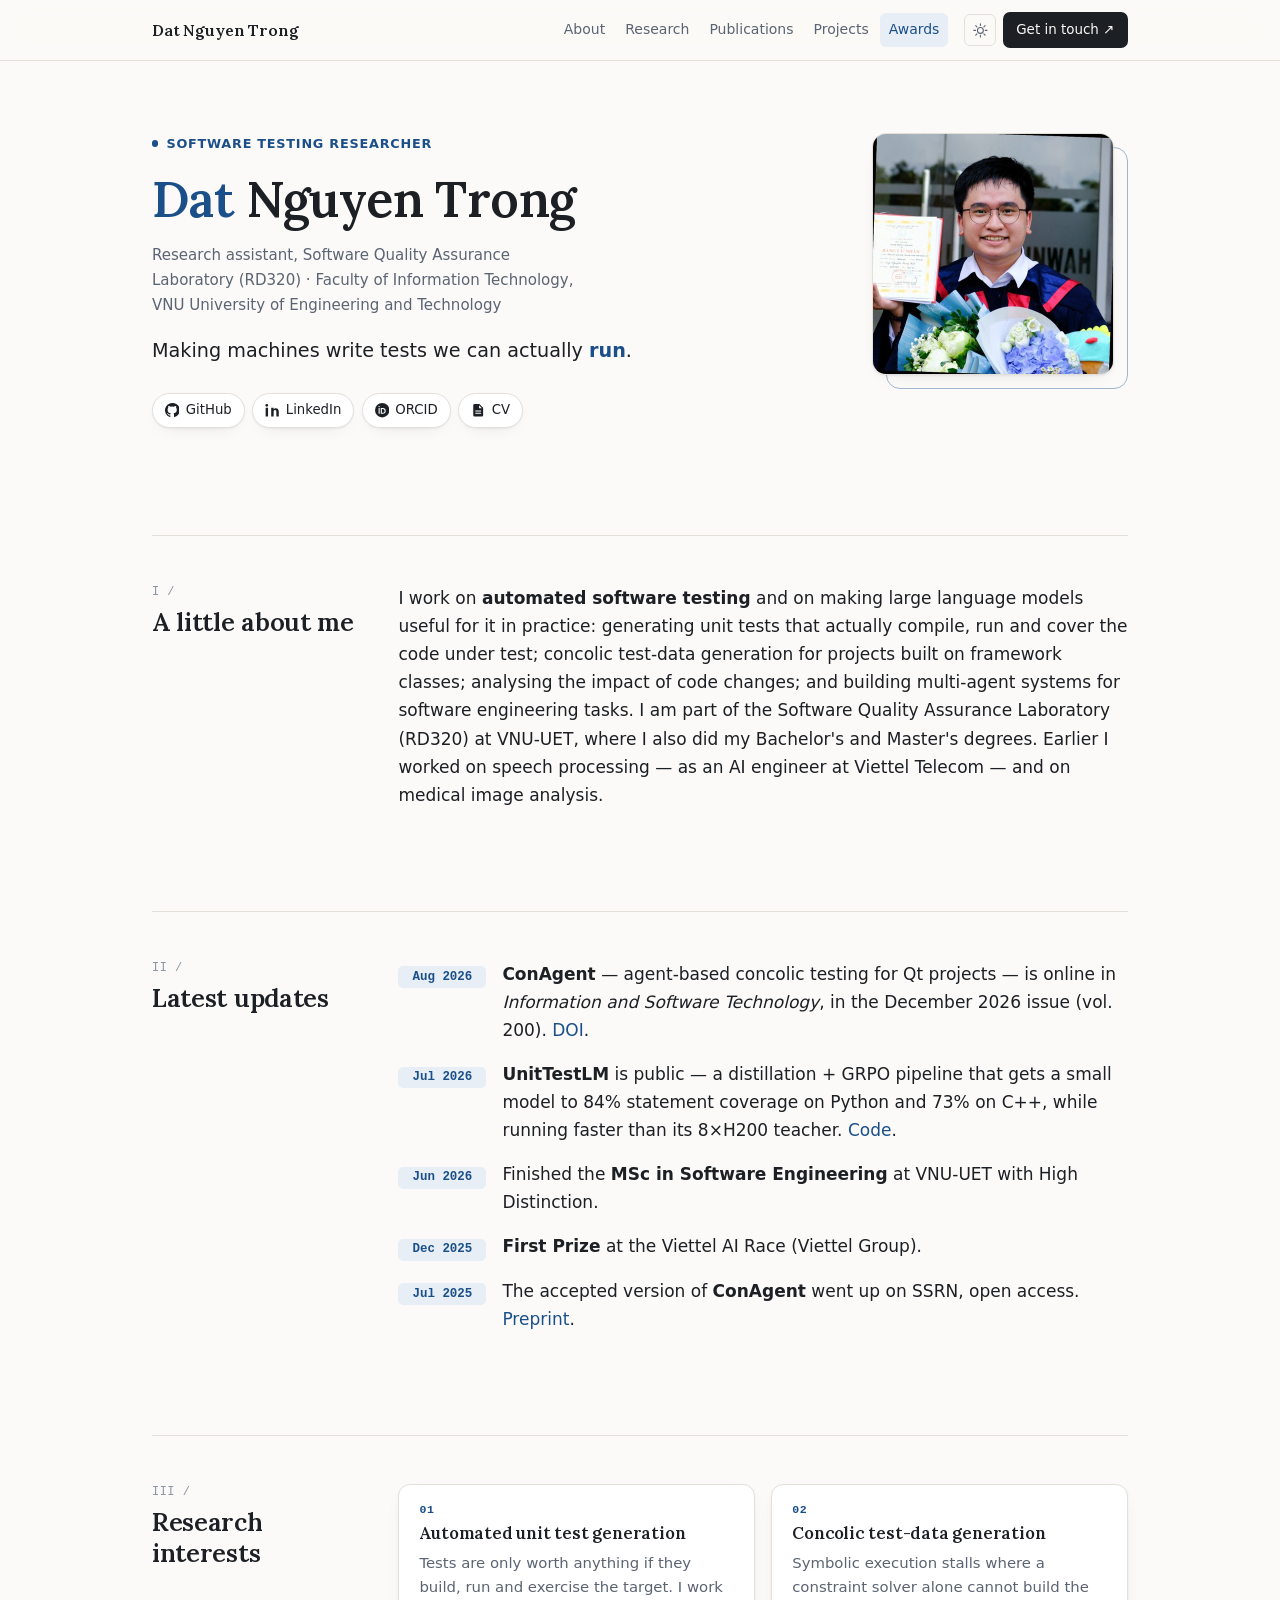
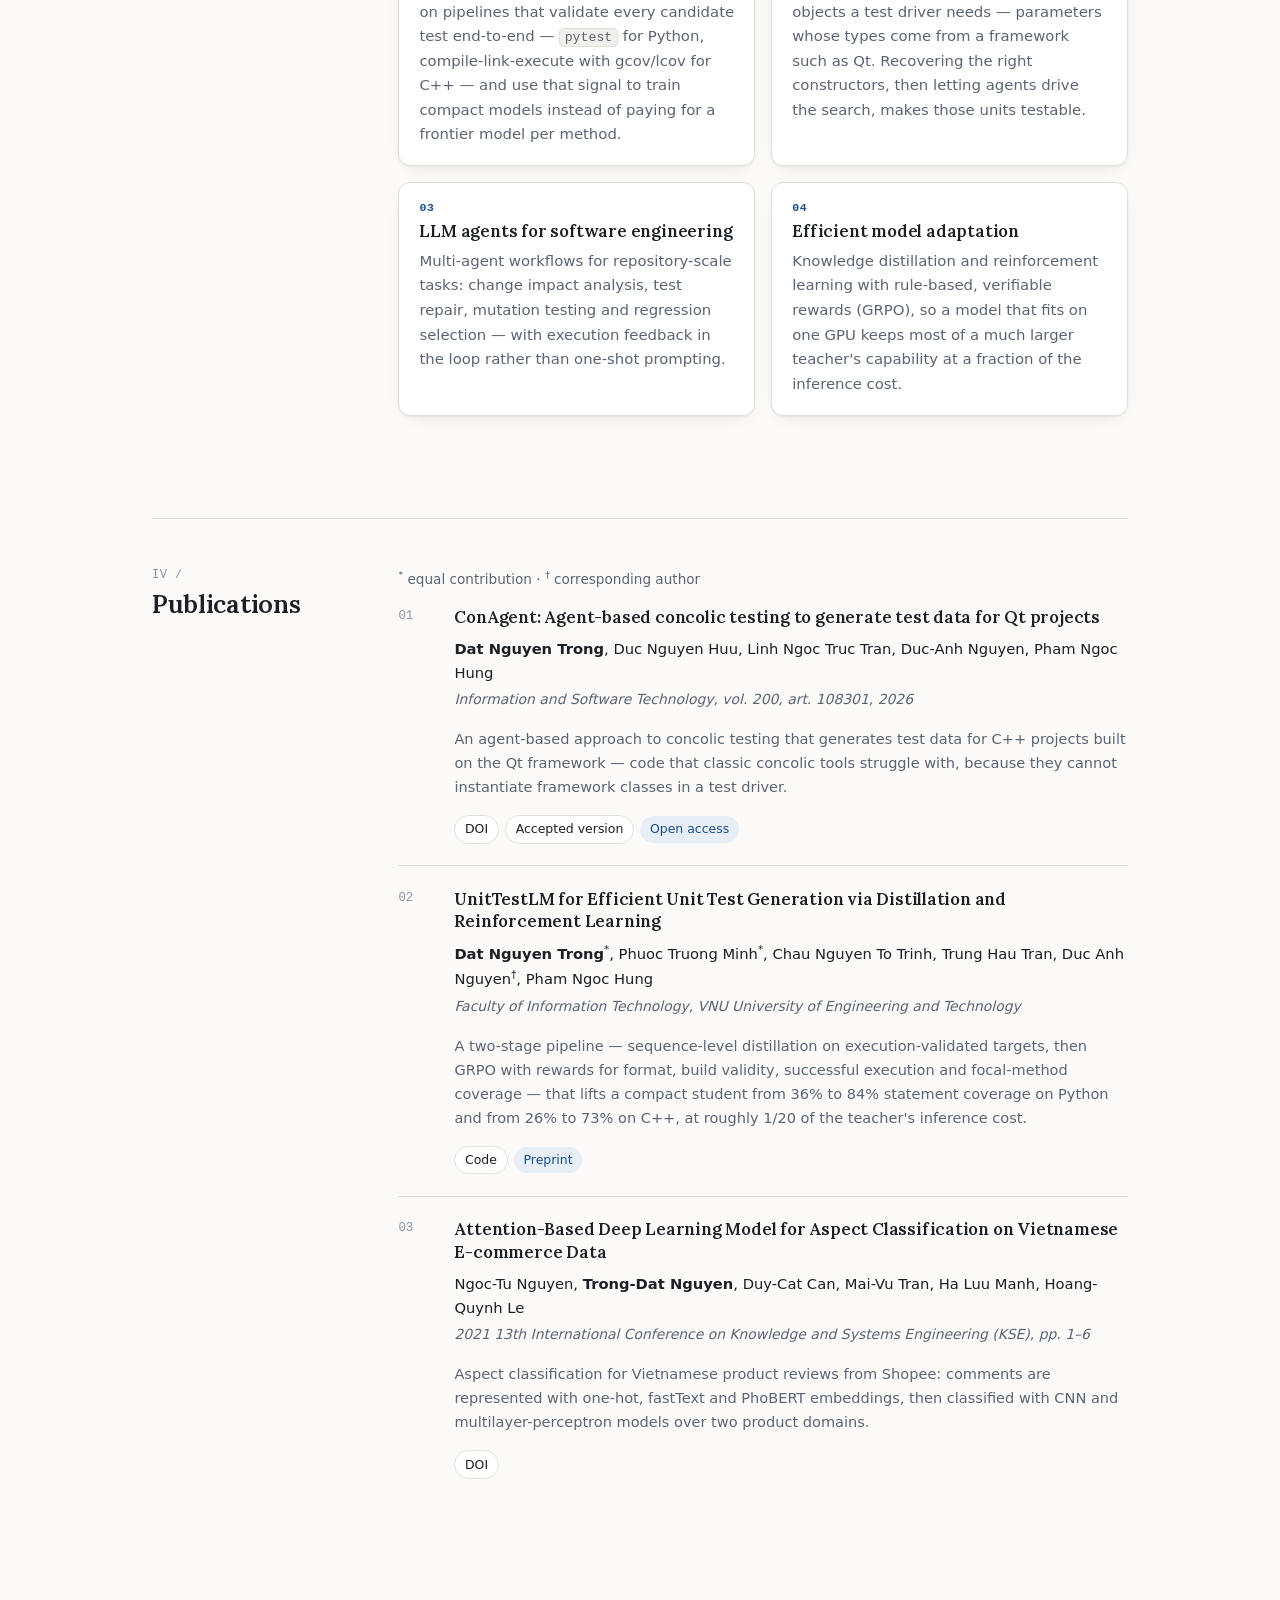
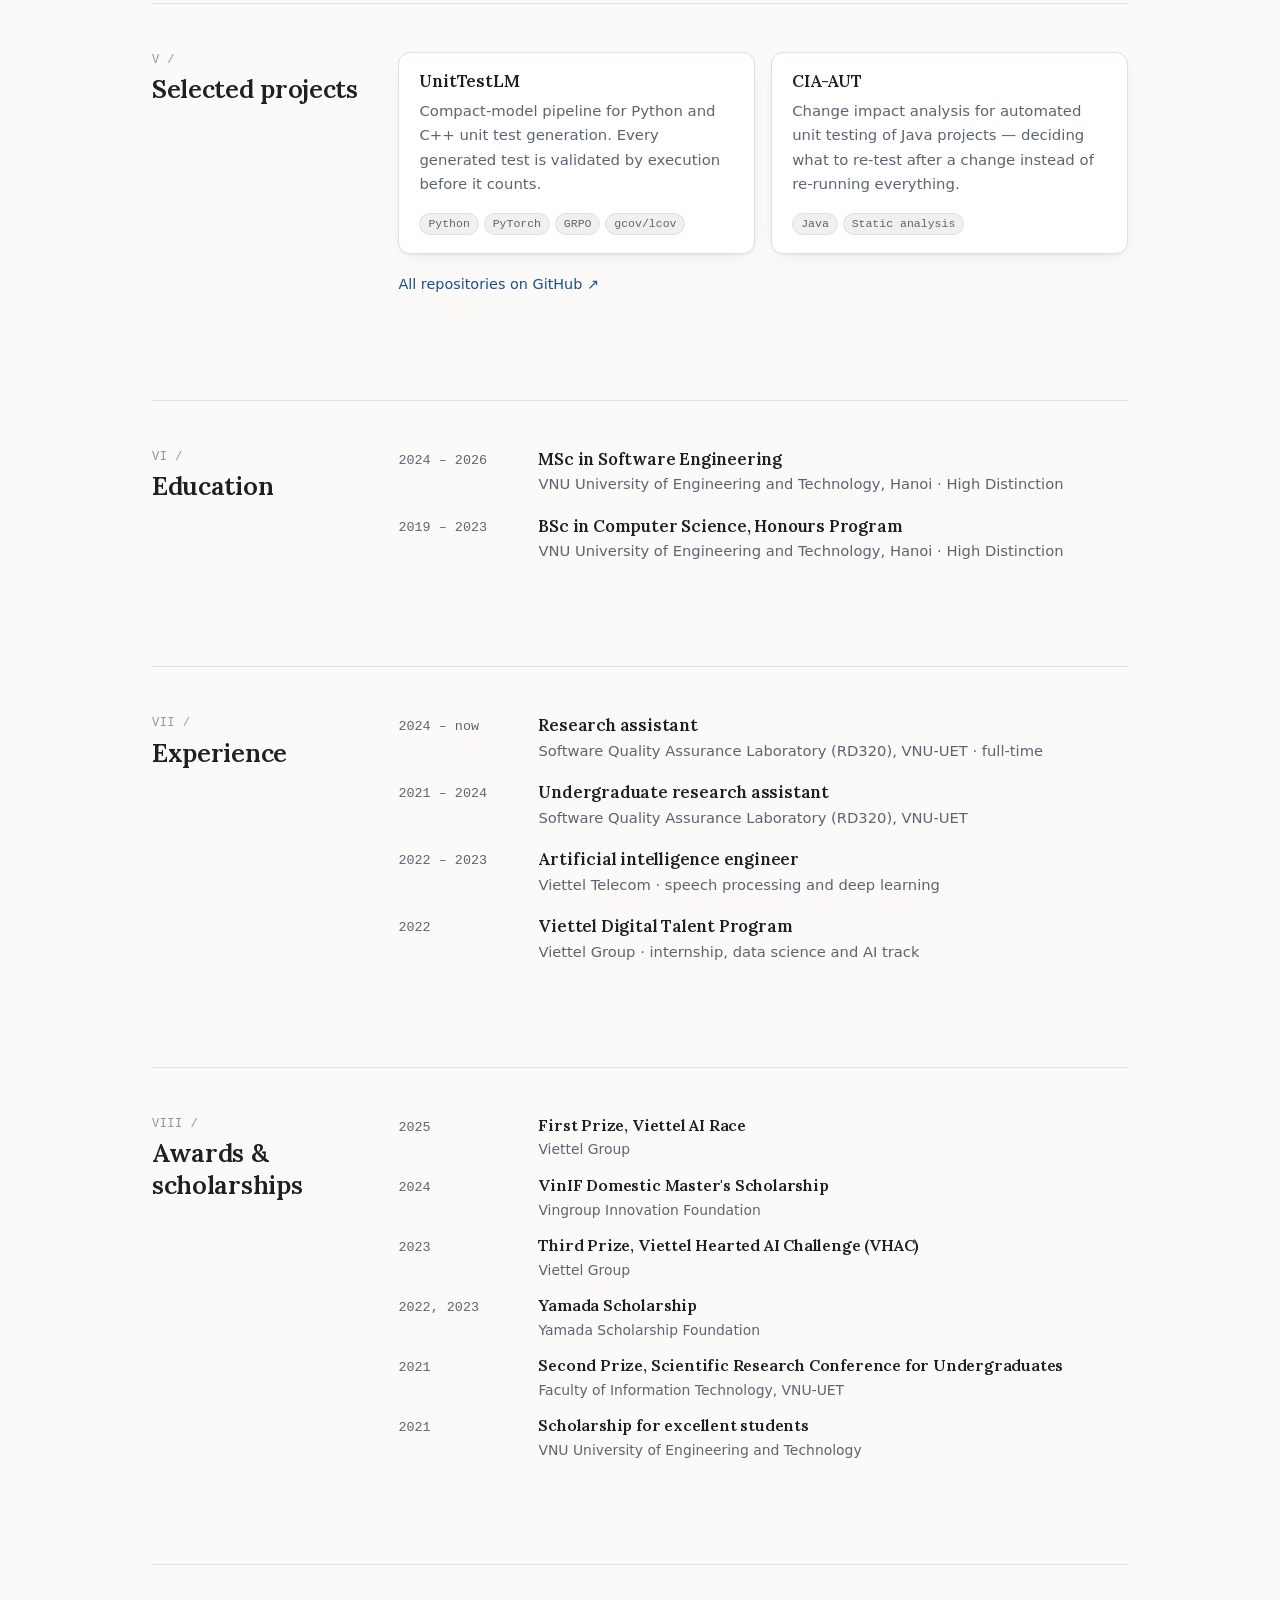
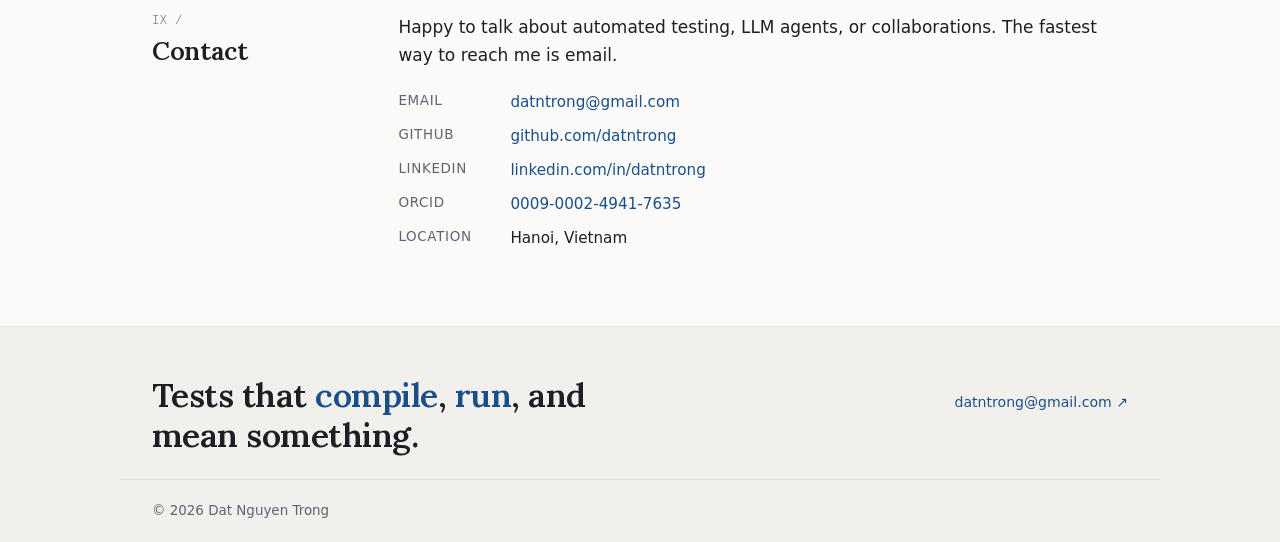
<file: index.html>
<!doctype html>
<html lang="en">
<head>
<meta charset="utf-8">
<meta name="viewport" content="width=device-width, initial-scale=1">
<title>Dat Nguyen Trong</title>
<meta name="author" content="Dat Nguyen Trong">
<meta name="description" content="Dat Nguyen Trong — research on automated software testing and LLM-based agents at the Software Quality Assurance Laboratory (RD320), VNU University of Engineering and Technology, Hanoi.">
<meta name="keywords" content="Dat Nguyen Trong, Nguyen Trong Dat, automated software testing, unit test generation, concolic testing, large language models, LLM agents, VNU-UET, Hanoi">
<link rel="canonical" href="https://datntrong.github.io/">

<meta property="og:type" content="profile">
<meta property="og:title" content="Dat Nguyen Trong">
<meta property="og:description" content="Automated software testing and LLM-based agents — VNU University of Engineering and Technology, Hanoi.">
<meta property="og:url" content="https://datntrong.github.io/">
<meta property="og:image" content="https://datntrong.github.io/assets/img/avatar.jpg">
<meta name="twitter:card" content="summary">

<link rel="icon" href="assets/img/datntrong.svg" type="image/svg+xml">
<link rel="icon" href="assets/img/datntrong-32.png" sizes="32x32" type="image/png">
<link rel="apple-touch-icon" href="assets/img/datntrong-180.png">
<link rel="preload" href="assets/fonts/lora-latin.woff2" as="font" type="font/woff2" crossorigin>
<link rel="stylesheet" href="assets/css/style.css">

<script>
  // Applied before first paint so the page never flashes the wrong theme.
  (function () {
    var theme = localStorage.getItem('theme');
    if (theme === 'dark' || theme === 'light') {
      document.documentElement.setAttribute('data-theme', theme);
    }
  })();
</script>

<script type="application/ld+json">
{
  "@context": "https://schema.org",
  "@type": "Person",
  "name": "Dat Nguyen Trong",
  "alternateName": "Nguyễn Trọng Đạt",
  "url": "https://datntrong.github.io/",
  "image": "https://datntrong.github.io/assets/img/avatar.jpg",
  "jobTitle": "Research assistant",
  "affiliation": {
    "@type": "CollegeOrUniversity",
    "name": "VNU University of Engineering and Technology",
    "address": "Hanoi, Vietnam"
  },
  "alumniOf": {
    "@type": "CollegeOrUniversity",
    "name": "VNU University of Engineering and Technology"
  },
  "memberOf": {
    "@type": "ResearchOrganization",
    "name": "Software Quality Assurance Laboratory (RD320), VNU University of Engineering and Technology"
  },
  "knowsAbout": ["Automated software testing", "Unit test generation", "Concolic testing", "Large language models", "Multi-agent systems", "Speech processing"],
  "identifier": {
    "@type": "PropertyValue",
    "propertyID": "ORCID",
    "value": "https://orcid.org/0009-0002-4941-7635"
  },
  "sameAs": [
    "https://github.com/datntrong",
    "https://www.linkedin.com/in/datntrong/",
    "https://orcid.org/0009-0002-4941-7635"
  ]
}
</script>
</head>
<body id="top">
<a class="skip-link" href="#main">Skip to content</a>

<header class="site-header">
  <div class="wrap header-inner">
    <a class="brand" href="#top">Dat Nguyen Trong</a>
    <nav class="site-nav" aria-label="Sections">
      <a href="#about">About</a>
      <a href="#research">Research</a>
      <a href="#publications">Publications</a>
      <a href="#projects">Projects</a>
      <a href="#awards">Awards</a>
    </nav>
    <div class="controls">
      <button id="theme-toggle" type="button" class="icon-btn" aria-label="Switch theme">
        <svg class="i-sun" viewBox="0 0 24 24" aria-hidden="true"><circle cx="12" cy="12" r="4.2"/><g stroke-linecap="round"><path d="M12 2.6v2.4M12 19v2.4M2.6 12h2.4M19 12h2.4M5.3 5.3l1.7 1.7M17 17l1.7 1.7M18.7 5.3L17 7M7 17l-1.7 1.7"/></g></svg>
        <svg class="i-moon" viewBox="0 0 24 24" aria-hidden="true"><path d="M20 14.5A8.5 8.5 0 1 1 9.5 4a7 7 0 0 0 10.5 10.5z"/></svg>
      </button>
      <a class="cta" href="mailto:datntrong@gmail.com">Get in touch <span aria-hidden="true">↗</span></a>
    </div>
  </div>
</header>

<main id="main">

  <!-- ─── Hero ─────────────────────────────────────────────────────── -->
  <section class="wrap hero">
    <div class="hero-text">
      <p class="eyebrow">Software testing researcher</p>
      <h1><span class="fn">Dat</span> Nguyen Trong</h1>
      <p class="role">
        Research assistant, Software Quality Assurance Laboratory (RD320) · Faculty of Information Technology, VNU University of Engineering and Technology
      </p>
      <p class="tagline">Making machines write tests we can actually <em>run</em>.</p>

      <p class="pills">
        <a class="pill" href="https://github.com/datntrong" rel="me noopener">
          <svg viewBox="0 0 16 16" aria-hidden="true"><path d="M8 0a8 8 0 0 0-2.5 15.6c.4.1.5-.2.5-.4v-1.4c-2.2.5-2.7-1-2.7-1-.4-.9-.9-1.2-.9-1.2-.7-.5 0-.5 0-.5.8.1 1.2.8 1.2.8.7 1.2 1.9.9 2.4.7.1-.5.3-.9.5-1.1-1.8-.2-3.6-.9-3.6-4 0-.9.3-1.6.8-2.1-.1-.2-.4-1 .1-2.1 0 0 .7-.2 2.2.8a7.4 7.4 0 0 1 4 0c1.5-1 2.2-.8 2.2-.8.5 1.1.2 1.9.1 2.1.5.5.8 1.2.8 2.1 0 3.1-1.8 3.8-3.6 4 .3.3.5.8.5 1.6v2.2c0 .2.1.5.6.4A8 8 0 0 0 8 0z"/></svg>
          GitHub
        </a>
        <a class="pill" href="https://www.linkedin.com/in/datntrong/" rel="me noopener">
          <svg viewBox="0 0 16 16" aria-hidden="true"><path d="M3.4 5.3H.7V15h2.7V5.3zM2 1a1.6 1.6 0 1 0 0 3.2A1.6 1.6 0 0 0 2 1zM15.3 9.5c0-2.6-1.4-3.8-3.2-3.8-1.5 0-2.1.8-2.5 1.4V5.3H6.9c0 .8 0 9.7 0 9.7h2.7V9.6c0-.3 0-.6.1-.8.2-.5.7-1.1 1.5-1.1 1 0 1.4.8 1.4 2V15h2.7V9.5z"/></svg>
          LinkedIn
        </a>
        <a class="pill" href="https://orcid.org/0009-0002-4941-7635" rel="me noopener">
          <svg viewBox="0 0 16 16" aria-hidden="true"><path d="M8 0a8 8 0 1 0 0 16A8 8 0 0 0 8 0zM5.2 11.9H4V5.6h1.2v6.3zM4.6 4.7a.7.7 0 1 1 0-1.5.7.7 0 0 1 0 1.5zm4 7.2H6.4V5.6h2.3c2.2 0 3.2 1.4 3.2 3.2 0 1.9-1.3 3.1-3.3 3.1zm-1-5.3v4.3h.9c1.5 0 2.2-.9 2.2-2.1 0-1.3-.8-2.2-2.2-2.2h-.9z"/></svg>
          ORCID
        </a>
        <!-- TODO: put your CV at files/cv.pdf, or delete this pill. -->
        <a class="pill" href="files/cv.pdf">
          <svg viewBox="0 0 16 16" aria-hidden="true"><path d="M9.3 1H4a1.5 1.5 0 0 0-1.5 1.5v11A1.5 1.5 0 0 0 4 15h8a1.5 1.5 0 0 0 1.5-1.5V5.2L9.3 1zm-.3 1.6 3.1 3.1H9V2.6zM4.8 8.4h6.4v1H4.8v-1zm0 2.5h6.4v1H4.8v-1z"/></svg>
          CV
        </a>
        <!-- TODO: add this once you have it.
        <a class="pill" href="https://scholar.google.com/citations?user=XXXX" rel="noopener">Google Scholar</a>
        -->
      </p>
    </div>

    <div class="photo"><img src="assets/img/avatar.jpg" width="480" height="480" alt="Dat Nguyen Trong" fetchpriority="high"></div>
  </section>

  <!-- ─── I / About ────────────────────────────────────────────────── -->
  <section id="about" class="wrap section">
    <div class="section-head">
      <span class="numeral">I /</span>
      <h2>A little about me</h2>
    </div>
    <div class="section-body">
      <p class="lede">
        I work on <strong>automated software testing</strong> and on making large language models useful for it in practice: generating unit tests that actually compile, run and cover the code under test; concolic test-data generation for projects built on framework classes; analysing the impact of code changes; and building multi-agent systems for software engineering tasks. I am part of the Software Quality Assurance Laboratory (RD320) at VNU-UET, where I also did my Bachelor's and Master's degrees. Earlier I worked on speech processing — as an AI engineer at Viettel Telecom — and on medical image analysis.
      </p>
    </div>
  </section>

  <!-- ─── II / Latest updates ──────────────────────────────────────── -->
  <section id="news" class="wrap section">
    <div class="section-head">
      <span class="numeral">II /</span>
      <h2>Latest updates</h2>
    </div>
    <div class="section-body">
      <ul class="news">
        <li>
          <time>Aug 2026</time>
          <span><strong>ConAgent</strong> — agent-based concolic testing for Qt projects — is online in <em>Information and Software Technology</em>, in the December 2026 issue (vol. 200). <a href="https://doi.org/10.1016/j.infsof.2026.108301" rel="noopener">DOI</a>.</span>
        </li>
        <li>
          <time>Jul 2026</time>
          <span><strong>UnitTestLM</strong> is public — a distillation + GRPO pipeline that gets a small model to 84% statement coverage on Python and 73% on C++, while running faster than its 8×H200 teacher. <a href="https://github.com/datntrong/UnitTestLM" rel="noopener">Code</a>.</span>
        </li>
        <li>
          <time>Jun 2026</time>
          <span>Finished the <strong>MSc in Software Engineering</strong> at VNU-UET with High Distinction.</span>
        </li>
        <li>
          <time>Dec 2025</time>
          <span><strong>First Prize</strong> at the Viettel AI Race (Viettel Group).</span>
        </li>
        <li>
          <time>Jul 2025</time>
          <span>The accepted version of <strong>ConAgent</strong> went up on SSRN, open access. <a href="https://doi.org/10.2139/ssrn.5369273" rel="noopener">Preprint</a>.</span>
        </li>
      </ul>
    </div>
  </section>

  <!-- ─── III / Research interests ─────────────────────────────────── -->
  <section id="research" class="wrap section">
    <div class="section-head">
      <span class="numeral">III /</span>
      <h2>Research interests</h2>
    </div>
    <div class="section-body">
      <div class="cards">
        <article class="card">
          <span class="idx">01</span>
          <h3>Automated unit test generation</h3>
          <p>
            Tests are only worth anything if they build, run and exercise the target. I work on pipelines that validate every candidate test end-to-end — <code>pytest</code> for Python, compile-link-execute with gcov/lcov for C++ — and use that signal to train compact models instead of paying for a frontier model per method.
          </p>
        </article>
        <article class="card">
          <span class="idx">02</span>
          <h3>Concolic test-data generation</h3>
          <p>
            Symbolic execution stalls where a constraint solver alone cannot build the objects a test driver needs — parameters whose types come from a framework such as Qt. Recovering the right constructors, then letting agents drive the search, makes those units testable.
          </p>
        </article>
        <article class="card">
          <span class="idx">03</span>
          <h3>LLM agents for software engineering</h3>
          <p>
            Multi-agent workflows for repository-scale tasks: change impact analysis, test repair, mutation testing and regression selection — with execution feedback in the loop rather than one-shot prompting.
          </p>
        </article>
        <article class="card">
          <span class="idx">04</span>
          <h3>Efficient model adaptation</h3>
          <p>
            Knowledge distillation and reinforcement learning with rule-based, verifiable rewards (GRPO), so a model that fits on one GPU keeps most of a much larger teacher's capability at a fraction of the inference cost.
          </p>
        </article>
      </div>
    </div>
  </section>

  <!-- ─── IV / Publications ────────────────────────────────────────── -->
  <section id="publications" class="wrap section">
    <div class="section-head">
      <span class="numeral">IV /</span>
      <h2>Publications</h2>
    </div>
    <div class="section-body">
      <p class="note"><sup>*</sup> equal contribution · <sup>†</sup> corresponding author</p>

      <ol class="pubs">
        <!-- TODO (optional): Crossref/SSRN carry no abstract for this one, so the summary
             below only restates the title — paste a real two-line summary if you want. -->
        <li class="pub">
          <span class="idx">01</span>
          <div class="pub-body">
            <h3>ConAgent: Agent-based concolic testing to generate test data for Qt projects</h3>
            <p class="pub-authors"><strong>Dat Nguyen Trong</strong>, Duc Nguyen Huu, Linh Ngoc Truc Tran, Duc-Anh Nguyen, Pham Ngoc Hung</p>
            <p class="pub-venue">Information and Software Technology, vol. 200, art. 108301, 2026</p>
            <p class="pub-abs">
              An agent-based approach to concolic testing that generates test data for C++ projects built on the Qt framework — code that classic concolic tools struggle with, because they cannot instantiate framework classes in a test driver.
            </p>
            <p class="pub-links">
              <a class="chip" href="https://doi.org/10.1016/j.infsof.2026.108301" rel="noopener">DOI</a>
              <a class="chip" href="https://doi.org/10.2139/ssrn.5369273" rel="noopener">Accepted version</a>
              <span class="badge">Open access</span>
            </p>
          </div>
        </li>

        <!-- TODO: update the badge below once the paper has a venue. -->
        <li class="pub">
          <span class="idx">02</span>
          <div class="pub-body">
            <h3>UnitTestLM for Efficient Unit Test Generation via Distillation and Reinforcement Learning</h3>
            <p class="pub-authors"><strong>Dat Nguyen Trong</strong><sup>*</sup>, Phuoc Truong Minh<sup>*</sup>, Chau Nguyen To Trinh, Trung Hau Tran, Duc Anh Nguyen<sup>†</sup>, Pham Ngoc Hung</p>
            <p class="pub-venue">Faculty of Information Technology, VNU University of Engineering and Technology</p>
            <p class="pub-abs">
              A two-stage pipeline — sequence-level distillation on execution-validated targets, then GRPO with rewards for format, build validity, successful execution and focal-method coverage — that lifts a compact student from 36% to 84% statement coverage on Python and from 26% to 73% on C++, at roughly 1/20 of the teacher's inference cost.
            </p>
            <p class="pub-links">
              <a class="chip" href="https://github.com/datntrong/UnitTestLM" rel="noopener">Code</a>
              <span class="badge">Preprint</span>
              <!-- TODO: add paper / arXiv / BibTeX chips here when available. -->
            </p>
          </div>
        </li>

        <li class="pub">
          <span class="idx">03</span>
          <div class="pub-body">
            <h3>Attention-Based Deep Learning Model for Aspect Classification on Vietnamese E-commerce Data</h3>
            <p class="pub-authors">Ngoc-Tu Nguyen, <strong>Trong-Dat Nguyen</strong>, Duy-Cat Can, Mai-Vu Tran, Ha Luu Manh, Hoang-Quynh Le</p>
            <p class="pub-venue">2021 13th International Conference on Knowledge and Systems Engineering (KSE), pp. 1–6</p>
            <p class="pub-abs">
              Aspect classification for Vietnamese product reviews from Shopee: comments are represented with one-hot, fastText and PhoBERT embeddings, then classified with CNN and multilayer-perceptron models over two product domains.
            </p>
            <p class="pub-links"><a class="chip" href="https://doi.org/10.1109/KSE53942.2021.9648690" rel="noopener">DOI</a></p>
          </div>
        </li>
      </ol>
    </div>
  </section>

  <!-- ─── V / Projects ─────────────────────────────────────────────── -->
  <section id="projects" class="wrap section">
    <div class="section-head">
      <span class="numeral">V /</span>
      <h2>Selected projects</h2>
    </div>
    <div class="section-body">
      <div class="cards">
        <article class="card proj">
          <h3><a href="https://github.com/datntrong/UnitTestLM" rel="noopener">UnitTestLM</a></h3>
          <p>
            Compact-model pipeline for Python and C++ unit test generation. Every generated test is validated by execution before it counts.
          </p>
          <p class="tags"><span>Python</span><span>PyTorch</span><span>GRPO</span><span>gcov/lcov</span></p>
        </article>

        <!-- TODO: check this description matches what CIA-AUT actually does. -->
        <article class="card proj">
          <h3><a href="https://github.com/datntrong/CIA-AUT" rel="noopener">CIA-AUT</a></h3>
          <p>
            Change impact analysis for automated unit testing of Java projects — deciding what to re-test after a change instead of re-running everything.
          </p>
          <p class="tags"><span>Java</span><span>Static analysis</span></p>
        </article>
      </div>
      <p class="more"><a href="https://github.com/datntrong?tab=repositories" rel="noopener">All repositories on GitHub ↗</a></p>
    </div>
  </section>

  <!-- ─── VI / Education ──────────────────────────────────────────── -->
  <section id="education" class="wrap section">
    <div class="section-head">
      <span class="numeral">VI /</span>
      <h2>Education</h2>
    </div>
    <div class="section-body">
      <ul class="timeline">
        <li>
          <div class="when">2024 – 2026</div>
          <div class="what">
            <h3>MSc in Software Engineering</h3>
            <p>VNU University of Engineering and Technology, Hanoi · High Distinction</p>
          </div>
        </li>
        <li>
          <div class="when">2019 – 2023</div>
          <div class="what">
            <h3>BSc in Computer Science, Honours Program</h3>
            <p>VNU University of Engineering and Technology, Hanoi · High Distinction</p>
          </div>
        </li>
      </ul>
    </div>
  </section>

  <!-- ─── VII / Experience ────────────────────────────────────────── -->
  <section id="experience" class="wrap section">
    <div class="section-head">
      <span class="numeral">VII /</span>
      <h2>Experience</h2>
    </div>
    <div class="section-body">
      <ul class="timeline">
        <li>
          <div class="when">2024 – now</div>
          <div class="what">
            <h3>Research assistant</h3>
            <p>Software Quality Assurance Laboratory (RD320), VNU-UET · full-time</p>
          </div>
        </li>
        <li>
          <div class="when">2021 – 2024</div>
          <div class="what">
            <h3>Undergraduate research assistant</h3>
            <p>Software Quality Assurance Laboratory (RD320), VNU-UET</p>
          </div>
        </li>
        <li>
          <div class="when">2022 – 2023</div>
          <div class="what">
            <h3>Artificial intelligence engineer</h3>
            <p>Viettel Telecom · speech processing and deep learning</p>
          </div>
        </li>
        <li>
          <div class="when">2022</div>
          <div class="what">
            <h3>Viettel Digital Talent Program</h3>
            <p>Viettel Group · internship, data science and AI track</p>
          </div>
        </li>
      </ul>
    </div>
  </section>

  <!-- ─── VIII / Awards ───────────────────────────────────────────── -->
  <section id="awards" class="wrap section">
    <div class="section-head">
      <span class="numeral">VIII /</span>
      <h2>Awards &amp; scholarships</h2>
    </div>
    <div class="section-body">
      <ul class="timeline awards">
        <li>
          <div class="when">2025</div>
          <div class="what">
            <h3>First Prize, Viettel AI Race</h3>
            <p>Viettel Group</p>
          </div>
        </li>
        <li>
          <div class="when">2024</div>
          <div class="what">
            <h3>VinIF Domestic Master's Scholarship</h3>
            <p>Vingroup Innovation Foundation</p>
          </div>
        </li>
        <li>
          <div class="when">2023</div>
          <div class="what">
            <h3>Third Prize, Viettel Hearted AI Challenge (VHAC)</h3>
            <p>Viettel Group</p>
          </div>
        </li>
        <li>
          <div class="when">2022, 2023</div>
          <div class="what">
            <h3>Yamada Scholarship</h3>
            <p>Yamada Scholarship Foundation</p>
          </div>
        </li>
        <li>
          <div class="when">2021</div>
          <div class="what">
            <h3>Second Prize, Scientific Research Conference for Undergraduates</h3>
            <p>Faculty of Information Technology, VNU-UET</p>
          </div>
        </li>
        <li>
          <div class="when">2021</div>
          <div class="what">
            <h3>Scholarship for excellent students</h3>
            <p>VNU University of Engineering and Technology</p>
          </div>
        </li>
      </ul>
    </div>
  </section>

  <!-- ─── IX / Contact ────────────────────────────────────────────── -->
  <section id="contact" class="wrap section">
    <div class="section-head">
      <span class="numeral">IX /</span>
      <h2>Contact</h2>
    </div>
    <div class="section-body">
      <p class="lede">Happy to talk about automated testing, LLM agents, or collaborations. The fastest way to reach me is email.</p>
      <ul class="contact">
        <li><span class="k">Email</span><span class="v"><a href="mailto:datntrong@gmail.com">datntrong@gmail.com</a></span></li>
        <li><span class="k">GitHub</span><span class="v"><a href="https://github.com/datntrong" rel="me noopener">github.com/datntrong</a></span></li>
        <li><span class="k">LinkedIn</span><span class="v"><a href="https://www.linkedin.com/in/datntrong/" rel="me noopener">linkedin.com/in/datntrong</a></span></li>
        <li><span class="k">ORCID</span><span class="v"><a href="https://orcid.org/0009-0002-4941-7635" rel="me noopener">0009-0002-4941-7635</a></span></li>
        <li><span class="k">Location</span><span class="v">Hanoi, Vietnam</span></li>
      </ul>
    </div>
  </section>
</main>

<footer class="site-footer">
  <div class="wrap footer-cta">
    <p class="cta-line">Tests that <em>compile</em>, <em>run</em>, and mean something.</p>
    <p class="cta-mail"><a href="mailto:datntrong@gmail.com">datntrong@gmail.com <span aria-hidden="true">↗</span></a></p>
  </div>
  <div class="wrap footer-inner"><p>© <span id="year">2026</span> Dat Nguyen Trong</p></div>
</footer>

<script src="assets/js/main.js"></script>
</body>
</html>
</file>
<file: assets/css/style.css>
/* ── Lora, self-hosted (SIL Open Font License 1.1) ─────────────────────
   Headings used to fall back mid-word in Vietnamese: the old stack reached
   "Iowan Old Style", whose cmap has no ơ ư ớ ờ ở ỡ ợ ứ ừ ử ữ ự, so Chrome
   swapped fonts for exactly those glyphs. Lora's vietnamese subset covers
   U+01A0-01B0 and U+1EA0-1EF9, which is the gap.
   ------------------------------------------------------------------------ */
@font-face {
  font-family: Lora;
  font-style: normal;
  font-weight: 400 600;
  font-display: swap;
  src: url("../fonts/lora-latin.woff2") format("woff2");
  unicode-range: U+0000-00FF, U+0131, U+0152-0153, U+02BB-02BC, U+02C6, U+02DA, U+02DC, U+0304, U+0308, U+0329, U+2000-206F, U+20AC, U+2122, U+2191, U+2193, U+2212, U+2215, U+FEFF, U+FFFD;
}
@font-face {
  font-family: Lora;
  font-style: normal;
  font-weight: 400 600;
  font-display: swap;
  src: url("../fonts/lora-latin-ext.woff2") format("woff2");
  unicode-range: U+0100-02BA, U+02BD-02C5, U+02C7-02CC, U+02CE-02D7, U+02DD-02FF, U+0304, U+0308, U+0329, U+1D00-1DBF, U+1E00-1E9F, U+1EF2-1EFF, U+2020, U+20A0-20AB, U+20AD-20C0, U+2113, U+2C60-2C7F, U+A720-A7FF;
}
@font-face {
  font-family: Lora;
  font-style: normal;
  font-weight: 400 600;
  font-display: swap;
  src: url("../fonts/lora-vietnamese.woff2") format("woff2");
  unicode-range: U+0102-0103, U+0110-0111, U+0128-0129, U+0168-0169, U+01A0-01A1, U+01AF-01B0, U+0300-0301, U+0303-0304, U+0308-0309, U+0323, U+0329, U+1EA0-1EF9, U+20AB;
}

/* ── Tokens ─────────────────────────────────────────────────────────── */
:root {
  --bg:        #fbfaf8;
  --bg-soft:   #ffffff;
  --bg-sunken: #f2f0ec;
  --text:      #1c1f24;
  --text-dim:  #5b6472;
  --text-faint:#8c95a3;
  --line:      #e3e0da;
  --accent:    #1a4f8a;
  --accent-dim:#e8eef6;
  --shadow:    0 1px 2px rgba(20, 24, 33, .05), 0 6px 20px -12px rgba(20, 24, 33, .18);
  --radius:    12px;
  --wrap:      1040px;
  --gutter:    13rem;
  --serif:     Lora, "New York", Georgia, "Times New Roman", serif;
  --sans:      system-ui, -apple-system, "Segoe UI", Roboto, "Helvetica Neue", Arial, sans-serif;
  --mono:      ui-monospace, SFMono-Regular, "SF Mono", Menlo, Consolas, monospace;
}

@media (prefers-color-scheme: dark) {
  :root:not([data-theme="light"]) {
    --bg:        #14171c;
    --bg-soft:   #1a1e24;
    --bg-sunken: #101317;
    --text:      #e7e9ec;
    --text-dim:  #9aa4b2;
    --text-faint:#6b7483;
    --line:      #2b313a;
    --accent:    #8fb8e8;
    --accent-dim:#1e2734;
    --shadow:    0 1px 2px rgba(0, 0, 0, .3), 0 8px 24px -14px rgba(0, 0, 0, .7);
  }
}
:root[data-theme="dark"] {
  --bg:        #14171c;
  --bg-soft:   #1a1e24;
  --bg-sunken: #101317;
  --text:      #e7e9ec;
  --text-dim:  #9aa4b2;
  --text-faint:#6b7483;
  --line:      #2b313a;
  --accent:    #8fb8e8;
  --accent-dim:#1e2734;
  --shadow:    0 1px 2px rgba(0, 0, 0, .3), 0 8px 24px -14px rgba(0, 0, 0, .7);
}

/* ── Base ───────────────────────────────────────────────────────────── */
* { box-sizing: border-box; }
html { scroll-behavior: smooth; scroll-padding-top: 5rem; -webkit-text-size-adjust: 100%; }
@media (prefers-reduced-motion: reduce) { html { scroll-behavior: auto; } }

body {
  margin: 0;
  background: var(--bg);
  color: var(--text);
  font: 400 clamp(1rem, 0.97rem + 0.15vw, 1.0625rem)/1.65 var(--sans);
  -webkit-font-smoothing: antialiased;
}

.wrap { width: 100%; max-width: var(--wrap); margin-inline: auto; padding-inline: clamp(1.1rem, 4vw, 2rem); }

h1, h2, h3 { font-family: var(--serif); font-weight: 600; line-height: 1.22; letter-spacing: -.012em; margin: 0; }
h1 { font-size: clamp(2.1rem, 1.5rem + 2.6vw, 3.1rem); }
h2 { font-size: clamp(1.35rem, 1.2rem + .5vw, 1.6rem); }
h3 { font-size: 1.05rem; }
p { margin: 0 0 1rem; }
p:last-child { margin-bottom: 0; }

a { color: var(--accent); text-decoration: none; text-underline-offset: .18em; text-decoration-thickness: from-font; }
a:hover { text-decoration: underline; }
code { font: .89em/1.4 var(--mono); background: var(--bg-sunken); border: 1px solid var(--line); border-radius: 5px; padding: .08em .35em; }
sup { font-size: .7em; }
:focus-visible { outline: 2px solid var(--accent); outline-offset: 3px; border-radius: 3px; }

.skip-link {
  position: absolute; left: -9999px; top: .5rem; z-index: 100;
  background: var(--bg-soft); border: 1px solid var(--line); border-radius: 6px; padding: .5rem .8rem;
}
.skip-link:focus { left: .8rem; }

/* ── Header ─────────────────────────────────────────────────────────── */
.site-header {
  position: sticky; top: 0; z-index: 40;
  background: var(--bg);
  background: color-mix(in srgb, var(--bg) 88%, transparent);
  backdrop-filter: saturate(140%) blur(10px);
  border-bottom: 1px solid var(--line);
}
.header-inner { display: flex; align-items: center; gap: 1rem; min-height: 3.75rem; }
.brand {
  font-family: var(--serif); font-size: 1rem; font-weight: 600; color: var(--text);
  white-space: nowrap; letter-spacing: -.01em;
}
.brand:hover { text-decoration: none; color: var(--accent); }

.site-nav {
  display: flex; gap: .15rem; margin-left: auto;
  overflow-x: auto; scrollbar-width: none; -ms-overflow-style: none;
}
.site-nav::-webkit-scrollbar { display: none; }
.site-nav a {
  color: var(--text-dim); font-size: .875rem; padding: .35rem .55rem; border-radius: 6px; white-space: nowrap;
}
.site-nav a:hover { color: var(--text); background: var(--bg-sunken); text-decoration: none; }
.site-nav a.active { color: var(--accent); background: var(--accent-dim); }

.controls { display: flex; align-items: center; gap: .4rem; flex: 0 0 auto; }
.icon-btn {
  display: grid; place-items: center;
  width: 2rem; height: 2rem; padding: 0;
  font: 600 .72rem/1 var(--sans); letter-spacing: .04em;
  color: var(--text-dim); background: transparent;
  border: 1px solid var(--line); border-radius: 6px; cursor: pointer;
}
.icon-btn:hover { color: var(--text); background: var(--bg-sunken); }
.icon-btn svg { width: 1.05rem; height: 1.05rem; fill: none; stroke: currentColor; stroke-width: 1.6; }
.i-moon { display: none; }
:root[data-theme="dark"] .i-sun { display: none; }
:root[data-theme="dark"] .i-moon { display: block; }
@media (prefers-color-scheme: dark) {
  :root:not([data-theme="light"]) .i-sun { display: none; }
  :root:not([data-theme="light"]) .i-moon { display: block; }
}

.cta {
  padding: .42rem .85rem; font-size: .84rem; font-weight: 500; white-space: nowrap;
  color: var(--bg); background: var(--text); border-radius: 7px;
}
.cta:hover { text-decoration: none; background: var(--accent); }

/* ── Hero ───────────────────────────────────────────────────────────── */
.hero {
  display: grid; grid-template-columns: minmax(0, 1fr) 16rem;
  gap: clamp(1.5rem, 4vw, 3rem); align-items: start;
  padding-block: clamp(2.5rem, 6vw, 4.5rem) clamp(2rem, 5vw, 3.5rem);
}
.eyebrow {
  display: flex; align-items: center; gap: .5rem; margin: 0 0 .9rem;
  font-size: .8rem; font-weight: 600; letter-spacing: .06em; text-transform: uppercase; color: var(--accent);
}
.eyebrow::before {
  content: ""; width: .4rem; height: .4rem; border-radius: 50%;
  background: var(--accent); flex: 0 0 auto;
}
h1 .fn { color: var(--accent); }
.role { margin: .9rem 0 0; max-width: 46ch; font-size: .94rem; color: var(--text-dim); }
.tagline { margin: 1.1rem 0 0; font-size: clamp(1.05rem, 1rem + .4vw, 1.2rem); color: var(--text); }
.tagline em, .cta-line em { font-style: normal; font-weight: 600; color: var(--accent); }

.pills { display: flex; flex-wrap: wrap; gap: .45rem; margin-top: 1.6rem; }
.pill {
  display: inline-flex; align-items: center; gap: .4rem;
  padding: .36rem .75rem; font-size: .83rem; font-weight: 500;
  color: var(--text); background: var(--bg-soft);
  border: 1px solid var(--line); border-radius: 100px; box-shadow: var(--shadow);
}
.pill:hover { text-decoration: none; border-color: var(--accent); color: var(--accent); }
.pill svg { width: .9rem; height: .9rem; fill: currentColor; flex: 0 0 auto; }

.photo { position: relative; margin: 0 .85rem .85rem 0; }
.photo::before {
  content: ""; position: absolute; inset: .85rem -.85rem -.85rem .85rem;
  border: 1px solid var(--accent); border-radius: 14px; opacity: .4;
}
.photo img {
  position: relative; display: block; width: 100%; height: auto;
  aspect-ratio: 1; object-fit: cover; object-position: 50% 35%;
  border-radius: 14px; border: 1px solid var(--line);
  background: var(--bg-sunken); box-shadow: var(--shadow);
}

/* ── Sections ───────────────────────────────────────────────────────── */
.section {
  display: grid; grid-template-columns: var(--gutter) minmax(0, 1fr);
  gap: clamp(1.5rem, 3vw, 2.5rem);
  padding-block: clamp(2.2rem, 4.5vw, 3.2rem);
}
.section::before {
  content: ""; grid-column: 1 / -1; height: 1px; margin-bottom: .6rem;
  background: var(--line);
}
.section-head { display: block; }
.numeral {
  display: block; margin-bottom: .3rem; white-space: nowrap;
  font: 500 .75rem/1.4 var(--mono); color: var(--text-faint); letter-spacing: .04em;
}
.note { font-size: .85rem; color: var(--text-dim); margin-bottom: 1rem; }

/* News */
.news { list-style: none; margin: 0; padding: 0; display: grid; gap: 1rem; }
/* Two grid children exactly: <time> and one wrapper element. Bare text or a
   second element here becomes its own grid item and the row falls apart. */
.news li { display: grid; grid-template-columns: 5.5rem 1fr; gap: 1rem; align-items: baseline; }
.news time {
  font: 600 .78rem/1.5 var(--mono); color: var(--accent); white-space: nowrap;
  background: var(--accent-dim); border-radius: 5px; padding: .1rem .4rem; text-align: center;
}

/* Cards */
.cards { display: grid; grid-template-columns: repeat(auto-fit, minmax(16rem, 1fr)); gap: 1rem; }
.card {
  background: var(--bg-soft); border: 1px solid var(--line); border-radius: var(--radius);
  padding: 1.15rem 1.25rem; box-shadow: var(--shadow);
}
.card .idx { display: block; margin-bottom: .5rem; font: 600 .72rem/1 var(--mono); color: var(--accent); letter-spacing: .06em; }
.card h3 { margin-bottom: .45rem; }
.card p { font-size: .93rem; color: var(--text-dim); }
.proj h3 a { color: var(--text); }
.proj h3 a:hover { color: var(--accent); }
.tags { display: flex; flex-wrap: wrap; gap: .3rem; margin-top: .9rem; }
.tags span {
  font: 500 .72rem/1.6 var(--mono); color: var(--text-dim);
  background: var(--bg-sunken); border: 1px solid var(--line); border-radius: 100px; padding: .05rem .5rem;
}
.more { margin-top: 1.2rem; font-size: .9rem; }

/* Publications */
.pubs { list-style: none; margin: 0; padding: 0; }
.pub {
  display: grid; grid-template-columns: 2.5rem minmax(0, 1fr); gap: 1rem;
  padding-block: 1.35rem; border-top: 1px solid var(--line);
}
.pub:first-child { border-top: 0; padding-top: 0; }
.pub .idx { font: 500 .78rem/1.7 var(--mono); color: var(--text-faint); }
.pub-body h3 { margin-bottom: .5rem; line-height: 1.35; }
.pub-authors { font-size: .92rem; margin-bottom: .2rem; }
.pub-venue { font-size: .87rem; color: var(--text-dim); font-style: italic; }
.pub-abs { font-size: .91rem; color: var(--text-dim); margin-top: .7rem; }
.pub-links { display: flex; flex-wrap: wrap; align-items: center; gap: .4rem; margin-top: .9rem; }
.chip, .badge {
  display: inline-flex; align-items: center; gap: .3rem;
  padding: .2rem .6rem; border-radius: 100px;
  font: 500 .78rem/1.6 var(--sans);
}
.chip { color: var(--text); background: var(--bg-soft); border: 1px solid var(--line); }
.chip:hover { text-decoration: none; border-color: var(--accent); color: var(--accent); }
.badge { color: var(--accent); background: var(--accent-dim); }

/* Timeline (education, awards) */
.timeline { list-style: none; margin: 0; padding: 0; display: grid; gap: 1.2rem; }
.timeline li { display: grid; grid-template-columns: 7.5rem minmax(0, 1fr); gap: 1.25rem; }
.when { font: 500 .84rem/1.75 var(--mono); color: var(--text-dim); }
.what h3 { margin-bottom: .2rem; }
.what p { font-size: .92rem; color: var(--text-dim); }
.awards { gap: .9rem; }
.awards .what h3 { font-size: 1rem; }
.awards .what p { margin-top: .05rem; font-size: .87rem; }

/* Contact */
.contact { list-style: none; margin: 1.3rem 0 0; padding: 0; display: grid; gap: .55rem; }
.contact li { display: grid; grid-template-columns: 6rem minmax(0, 1fr); gap: 1rem; font-size: .95rem; }
.contact .k { color: var(--text-dim); font-size: .84rem; text-transform: uppercase; letter-spacing: .05em; }

/* ── Footer ─────────────────────────────────────────────────────────── */
.site-footer { margin-top: 1.5rem; border-top: 1px solid var(--line); background: var(--bg-sunken); }
.footer-cta {
  display: flex; flex-wrap: wrap; align-items: baseline; justify-content: space-between;
  gap: .6rem 2rem; padding-block: clamp(2rem, 5vw, 3rem) 1.5rem;
}
.cta-line {
  margin: 0; max-width: 24ch;
  font: 600 clamp(1.4rem, 1.1rem + 1.6vw, 2.1rem)/1.2 var(--serif);
  letter-spacing: -.015em;
}
.cta-mail { margin: 0; font-size: .88rem; }
.footer-inner {
  padding-block: 1.25rem; border-top: 1px solid var(--line);
  font-size: .84rem; color: var(--text-dim);
}
.footer-inner p { margin: 0; }

/* ── Narrow screens ─────────────────────────────────────────────────── */
@media (max-width: 900px) {
  .section { grid-template-columns: minmax(0, 1fr); gap: 1rem; }
  .section-head { margin-bottom: .2rem; }
}
@media (max-width: 720px) {
  .hero { grid-template-columns: minmax(0, 1fr); }
  .photo { max-width: 13rem; }
  .site-nav { display: none; }
  .controls { margin-left: auto; }
  .pub, .timeline li, .news li, .contact li { grid-template-columns: minmax(0, 1fr); gap: .5rem; }
  .pub .idx { display: none; }
  .news time { justify-self: start; }
}
@media (max-width: 420px) {
  .cta { display: none; }
}

@media print {
  .site-header, .footer-cta, .pills, .skip-link { display: none; }
  body { background: #fff; color: #000; font-size: 11pt; }
  .card, .photo img { box-shadow: none; break-inside: avoid; }
  .photo::before { display: none; }
  .section { grid-template-columns: 10rem 1fr; }
}
</file>
